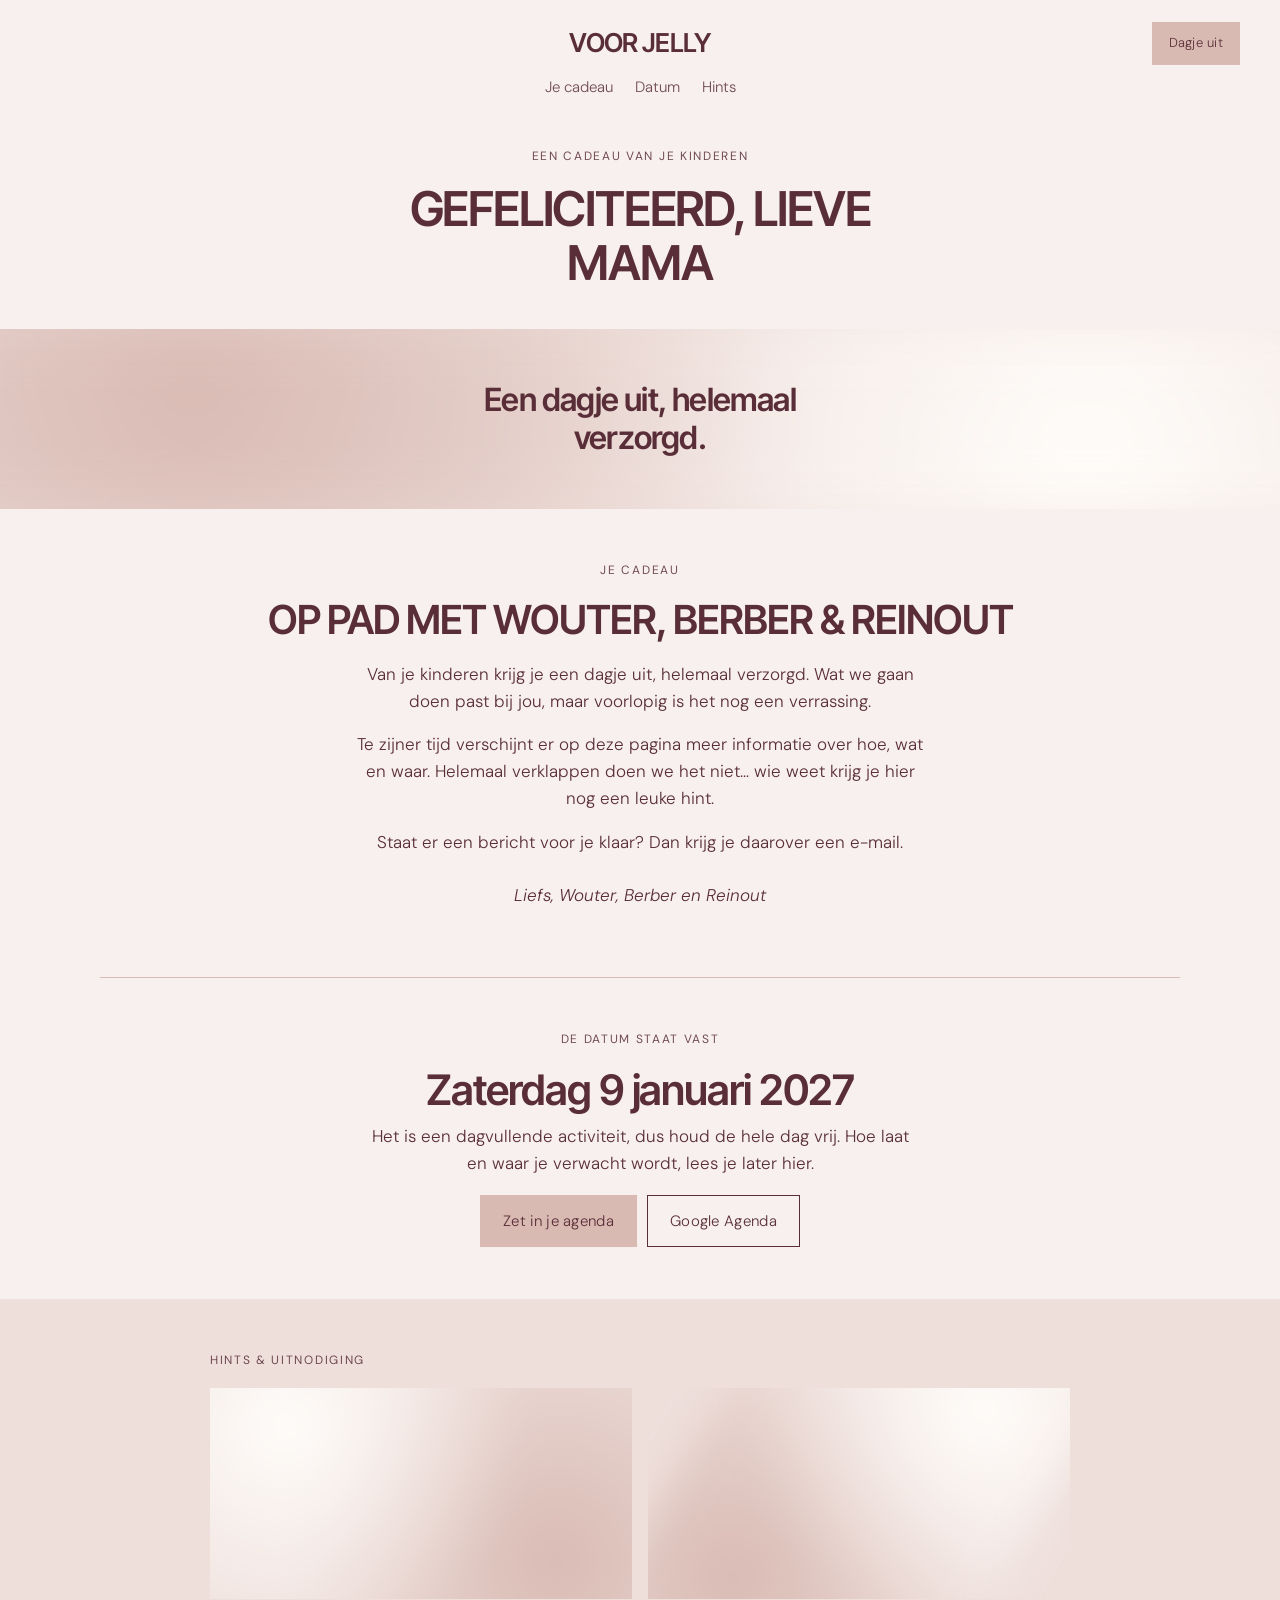
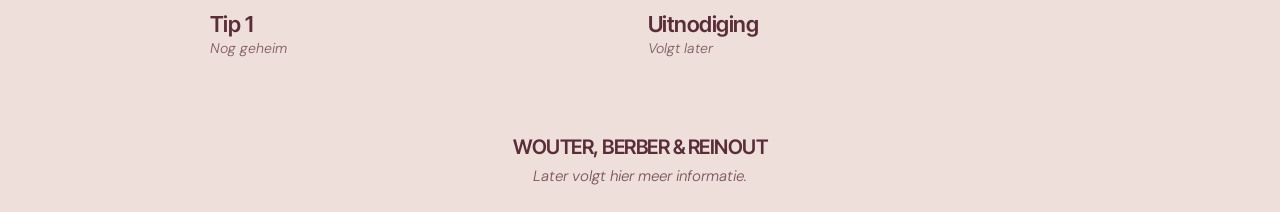
<file: 2a250b-jelly/index.html>
<!doctype html>
<html lang="nl">
<head>
<meta charset="utf-8">
<meta name="viewport" content="width=device-width, initial-scale=1">
<meta name="robots" content="noindex, nofollow">
<meta name="theme-color" content="#f7f0ee">
<title>Voor Jelly</title>
<link rel="preconnect" href="https://fonts.googleapis.com">
<link rel="preconnect" href="https://fonts.gstatic.com" crossorigin>
<link rel="stylesheet" href="https://fonts.googleapis.com/css2?family=Inter+Tight:wght@500;600&family=DM+Sans:ital,opsz,wght@0,9..40,300;0,9..40,400;1,9..40,300&display=swap">
<link rel="stylesheet" href="../stijl.css?v=4d819a86">
<style>:root { --inkt:#5a2e38; --achter:#f7f0ee; --zacht:#eedfdb; --accent:#d9bab3; }</style>
</head>
<body>
<header>
<div class="balk"><p class="merk">Voor Jelly</p><a class="blok klein" href="#datum">Dagje uit</a></div>
<nav class="nav"><a href="#cadeau">Je cadeau</a><a href="#datum">Datum</a><a href="#datum">Hints</a></nav>
</header>

<section class="hero">
<p class="boven">Een cadeau van je kinderen</p>
<h1>Gefeliciteerd, lieve mama</h1>
</section>

<div class="band"><p>Een dagje uit, helemaal verzorgd.</p></div>

<section class="sectie" id="cadeau">
<p class="boven">Je cadeau</p>
<h2>Op pad met Wouter, Berber &amp; Reinout</h2>
<div class="smal">
<p>Van je kinderen krijg je een dagje uit, helemaal verzorgd. Wat we gaan doen past bij jou, maar voorlopig is het nog een verrassing.</p>
<p>Te zijner tijd verschijnt er op deze pagina meer informatie over hoe, wat en waar. Helemaal verklappen doen we het niet… wie weet krijg je hier nog een leuke hint.</p>
<p>Staat er een bericht voor je klaar? Dan krijg je daarover een e-mail.</p>
<p class="afzender">Liefs, Wouter, Berber en Reinout</p>
</div>
</section>

<hr class="lijn">

<section class="sectie" id="datum">

<div id="kiezen" hidden>
<p class="boven">Stap 1</p>
<h2>Eerst een datum prikken</h2>
<div class="smal"><p>Welke dag past jou? Het is een dagvullende activiteit.</p></div>
<div class="drie">
<div class="optie"><span class="boven">Zondag</span><p class="datum">15 november</p><p>2026</p><button class="blok" data-keuze="2026-11-15">Kies deze dag</button></div>
<div class="optie"><span class="boven">Zondag</span><p class="datum">22 november</p><p>2026</p><button class="blok" data-keuze="2026-11-22">Kies deze dag</button></div>
<div class="optie">
<span class="boven">Geen van beide</span>
<p class="datum">Een andere dag</p>
<p>We zoeken samen iets anders</p>
<button class="blok rand" data-keuze="anders">Ik kan op beide dagen niet</button>
</div>
</div>
</div>

<div id="gekozen" class="vast" hidden>
<p class="boven" id="gekozenkop">De datum staat vast</p>
<p class="datum" id="gekozendatum"></p>
<p id="gekozenuitleg"></p>
<div class="agenda" id="agenda" hidden>
<a class="blok" id="ics" href="#">Zet in je agenda</a>
<a class="blok rand" id="google" href="#" target="_blank" rel="noopener">Google Agenda</a>
</div>
</div>

</section>

<section class="sectie zacht" id="vakken" hidden>
<div class="hints">
<p class="boven">Hints &amp; uitnodiging</p>
<div class="rij" style="grid-template-columns:repeat(2,1fr)">
<button class="vak"><div class="beeld"><div class="waas"></div></div><h3>Tip 1</h3><span class="status">Nog geheim</span></button>
<!-- Tip 2 vervalt -->
<button class="vak"><div class="beeld"><div class="waas"></div></div><h3>Uitnodiging</h3><span class="status">Volgt later</span></button>
</div>
</div>
</section>

<footer class="voet"><p class="merk">Wouter, Berber &amp; Reinout</p><p>Later volgt hier meer informatie.</p></footer>

<dialog id="bevestig">
<h2 id="bevestigtitel"></h2>
<p id="bevestigtekst"></p>
<textarea id="opmerking" placeholder="Welke dagen kun je wel? (mag leeg blijven)" hidden></textarea>
<p class="fout" id="fout" hidden></p>
<div class="knoppen">
<button class="blok" id="ja">Ja, bevestigen</button>
<button class="blok rand" id="nee">Nee, terug</button>
</div>
</dialog>

<dialog id="vakmelding">
<h2 id="vaktitel"></h2>
<div id="vaktekst"></div>
<form method="dialog"><button class="blok">Sluiten</button></form>
</dialog>

<script>
const CFG = {"slug": "2a250b-jelly", "naam": "Jelly", "datum_vast": "2027-01-09", "datums": [{"id": "2026-11-15", "label": "Zondag 15 november 2026", "ics": "2026-11-15.ics", "google": "https://calendar.google.com/calendar/render?action=TEMPLATE&text=Dagje+uit+met+Wouter%2C+Berber+en+Reinout&dates=20261115%2F20261116&details=Dagvullende+verrassing.+Meer+informatie+volgt+op+https%3A%2F%2Freinoutgorter-max.github.io%2Fdagje-uit%2F2a250b-jelly%2F"}, {"id": "2026-11-22", "label": "Zondag 22 november 2026", "ics": "2026-11-22.ics", "google": "https://calendar.google.com/calendar/render?action=TEMPLATE&text=Dagje+uit+met+Wouter%2C+Berber+en+Reinout&dates=20261122%2F20261123&details=Dagvullende+verrassing.+Meer+informatie+volgt+op+https%3A%2F%2Freinoutgorter-max.github.io%2Fdagje-uit%2F2a250b-jelly%2F"}, {"id": "2027-01-09", "label": "Zaterdag 9 januari 2027", "ics": "2027-01-09.ics", "google": "https://calendar.google.com/calendar/render?action=TEMPLATE&text=Dagje+uit+met+Wouter%2C+Berber+en+Reinout&dates=20270109%2F20270110&details=Dagvullende+verrassing.+Meer+informatie+volgt+op+https%3A%2F%2Freinoutgorter-max.github.io%2Fdagje-uit%2F2a250b-jelly%2F"}], "vakken": [{"titel": "Tip 1", "beschikbaar": false, "tekst": []}, {"titel": "Uitnodiging", "beschikbaar": false, "tekst": []}], "mail": {"aan": "r.gorter@me.com", "cc": [], "test": true}};
const sleutel = "dagje-uit-" + CFG.slug;
const $ = id => document.getElementById(id);
const params = new URLSearchParams(location.search);
let keuze = null;
try {
  if (params.has("wis")) localStorage.removeItem(sleutel);
  keuze = JSON.parse(localStorage.getItem(sleutel));
} catch (e) {}
// Een datum die in inhoud.json is vastgezet gaat voor wat op dit apparaat is gekozen.
if (CFG.datum_vast) keuze = CFG.datums.find(d => d.id === CFG.datum_vast);

function toon() {
  $("kiezen").hidden = !!keuze;
  ["gekozen", "vakken"].forEach(id => $(id).hidden = !keuze);
  if (!keuze) return;
  const datum = CFG.datums.find(d => d.id === keuze.id);
  $("agenda").hidden = !datum;
  if (datum) {
    $("gekozenkop").textContent = "De datum staat vast";
    $("gekozendatum").textContent = datum.label;
    $("gekozenuitleg").textContent = "Het is een dagvullende activiteit, dus houd de hele dag vrij. Hoe laat en waar je verwacht wordt, lees je later hier.";
    $("ics").href = datum.ics;
    $("google").href = datum.google;
  } else {
    $("gekozenkop").textContent = "Nieuwe datum";
    $("gekozendatum").textContent = "We zoeken een andere dag";
    $("gekozenuitleg").textContent = "Wouter, Berber en Reinout hebben je bericht gekregen en komen bij je terug met een nieuwe datum.";
  }
}

let gekozen = null;
document.querySelectorAll("[data-keuze]").forEach(knop => knop.addEventListener("click", () => {
  const anders = knop.dataset.keuze === "anders";
  gekozen = anders ? {id: "anders", label: "Geen van beide data"} : CFG.datums.find(d => d.id === knop.dataset.keuze);
  $("bevestigtitel").textContent = anders ? "Geen van beide?" : gekozen.label;
  $("bevestigtekst").textContent = anders
    ? "Laat je weten dat je op beide dagen niet kunt? Er gaat dan automatisch een mail naar Wouter, Berber en Reinout, dan zoeken zij een andere dag."
    : "Wil je deze datum bevestigen? Er gaat dan automatisch een mail naar Wouter, Berber en Reinout.";
  $("opmerking").hidden = !anders;
  $("opmerking").value = "";
  $("fout").hidden = true;
  $("ja").disabled = false;
  $("ja").textContent = "Ja, bevestigen";
  $("bevestig").showModal();
}));
$("nee").addEventListener("click", () => $("bevestig").close());

$("ja").addEventListener("click", async () => {
  $("ja").disabled = true;
  $("ja").textContent = "Even geduld…";
  const opmerking = $("opmerking").value.trim();
  const onderwerp = gekozen.id === "anders"
    ? CFG.naam + " kan op beide data niet"
    : CFG.naam + " kiest " + gekozen.label.toLowerCase();
  try {
    const r = await fetch("https://formsubmit.co/ajax/" + CFG.mail.aan, {
      method: "POST",
      headers: {"Content-Type": "application/json", "Accept": "application/json"},
      body: JSON.stringify({
        _subject: (CFG.mail.test ? "[TEST] " : "") + "Dagje uit: " + onderwerp,
        ...(CFG.mail.cc.length ? {_cc: CFG.mail.cc.join(",")} : {}),
        _template: "box",
        _captcha: "false",
        Wie: CFG.naam,
        Keuze: gekozen.label,
        Opmerking: opmerking || "-"
      })
    });
    const antwoord = await r.json().catch(() => ({}));
    if (!r.ok || String(antwoord.success) !== "true") throw new Error(antwoord.message || r.status);
  } catch (e) {
    $("fout").textContent = "Het versturen lukte niet. Probeer het zo nog eens, of laat het ons even weten via de app.";
    $("fout").hidden = false;
    $("ja").disabled = false;
    $("ja").textContent = "Opnieuw proberen";
    return;
  }
  keuze = {id: gekozen.id, label: gekozen.label};
  try { localStorage.setItem(sleutel, JSON.stringify(keuze)); } catch (e) {}
  $("bevestig").close();
  toon();
  $("datum").scrollIntoView({behavior: "smooth", block: "start"});
});

document.querySelectorAll(".vak").forEach((vak, i) => vak.addEventListener("click", () => {
  const v = CFG.vakken[i];
  $("vaktitel").textContent = v.titel;
  const doos = $("vaktekst");
  doos.innerHTML = "";
  const regels = v.beschikbaar ? v.tekst : [v.titel === "Uitnodiging"
    ? "De uitnodiging volgt later. Daarin lees je wanneer, waar en hoe je verwacht wordt. Je krijgt een mail zodra hij klaarstaat."
    : "Deze hint is nog niet beschikbaar. Je krijgt vanzelf een mail zodra hij klaarstaat."];
  regels.forEach(t => { const p = document.createElement("p"); p.textContent = t; doos.appendChild(p); });
  $("vakmelding").showModal();
}));

toon();
</script>
</body>
</html>
</file>
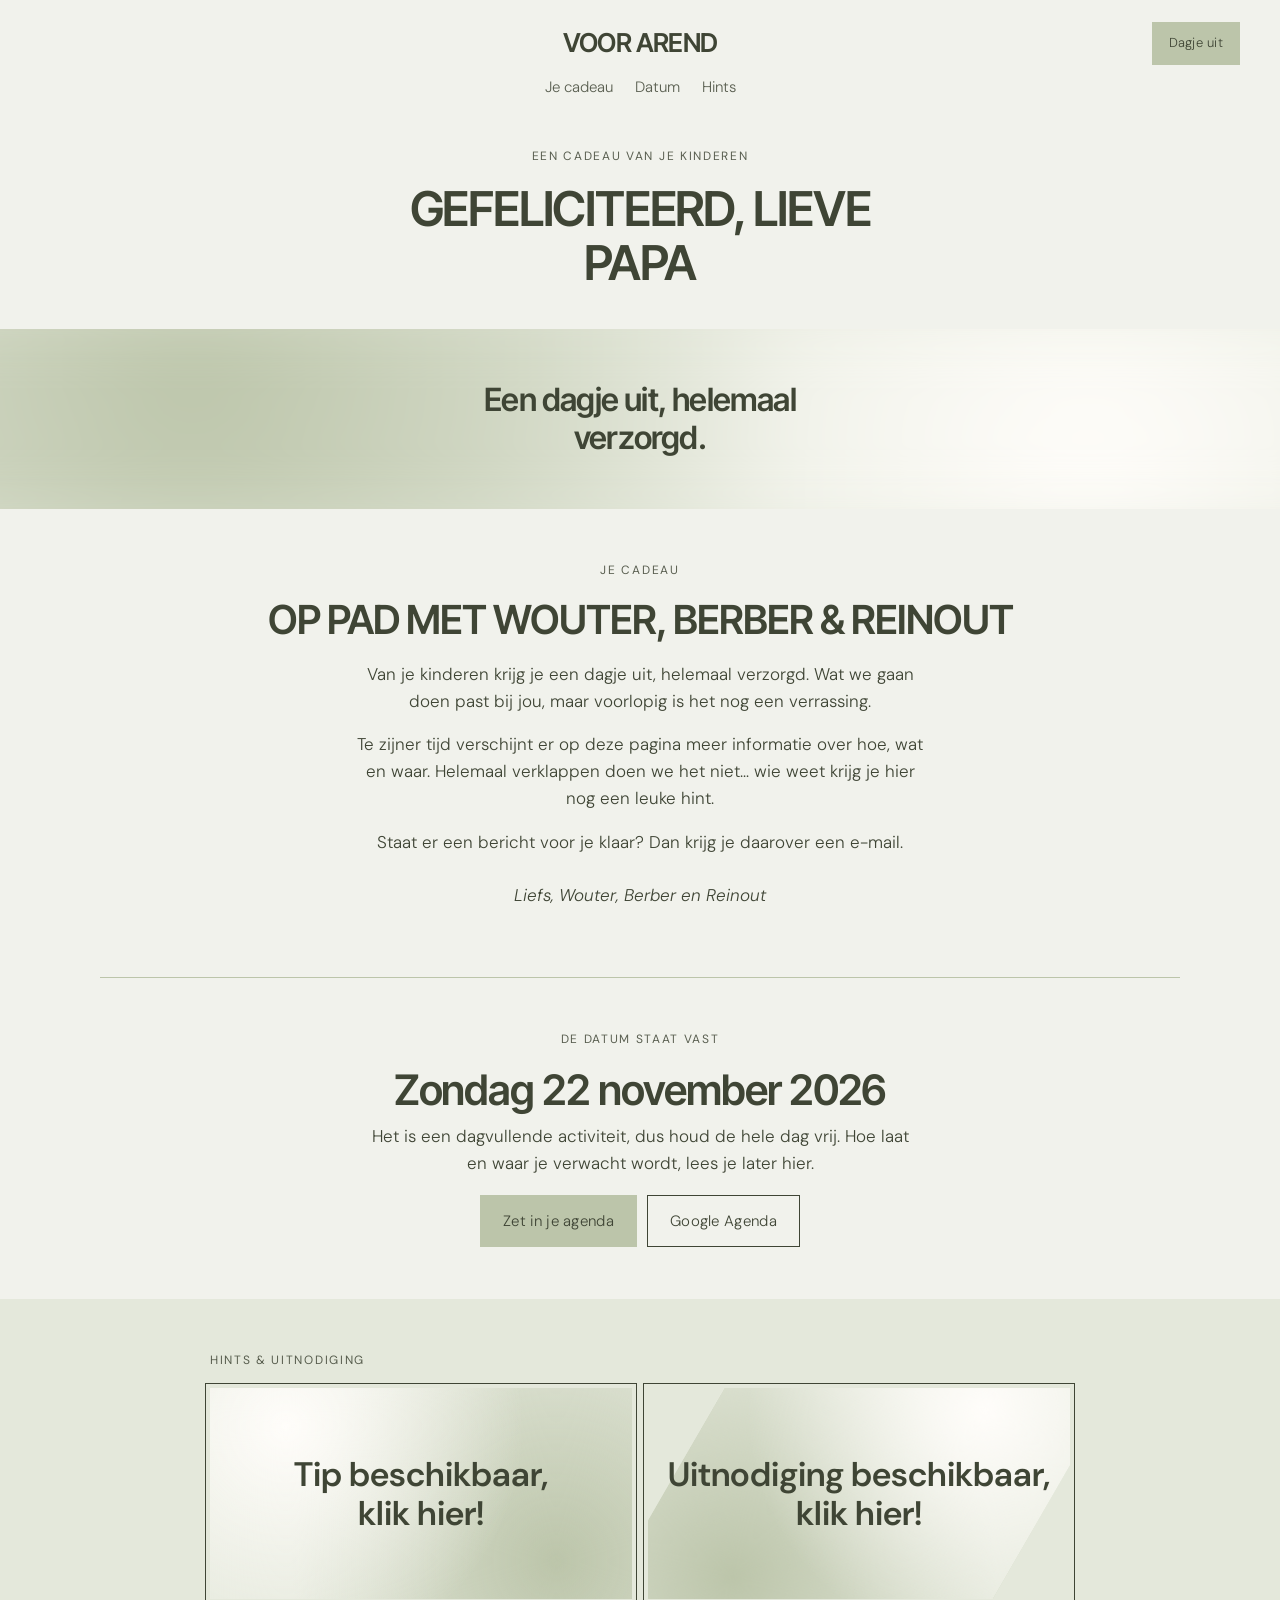
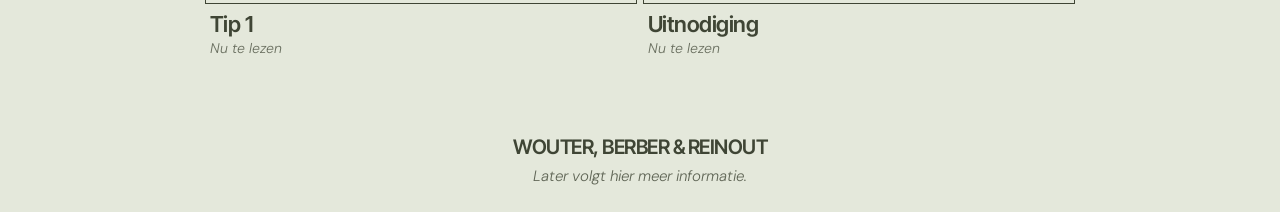
<file: 578884-arend/index.html>
<!doctype html>
<html lang="nl">
<head>
<meta charset="utf-8">
<meta name="viewport" content="width=device-width, initial-scale=1">
<meta name="robots" content="noindex, nofollow">
<meta name="theme-color" content="#f1f2ec">
<title>Voor Arend</title>
<link rel="preconnect" href="https://fonts.googleapis.com">
<link rel="preconnect" href="https://fonts.gstatic.com" crossorigin>
<link rel="stylesheet" href="https://fonts.googleapis.com/css2?family=Inter+Tight:wght@500;600&family=DM+Sans:ital,opsz,wght@0,9..40,300;0,9..40,400;1,9..40,300&display=swap">
<link rel="stylesheet" href="../stijl.css?v=4d819a86">
<style>:root { --inkt:#3f4535; --achter:#f1f2ec; --zacht:#e4e8db; --accent:#bcc5aa; }</style>
</head>
<body>
<header>
<div class="balk"><p class="merk">Voor Arend</p><a class="blok klein" href="#datum">Dagje uit</a></div>
<nav class="nav"><a href="#cadeau">Je cadeau</a><a href="#datum">Datum</a><a href="#datum">Hints</a></nav>
</header>

<section class="hero">
<p class="boven">Een cadeau van je kinderen</p>
<h1>Gefeliciteerd, lieve papa</h1>
</section>

<div class="band"><p>Een dagje uit, helemaal verzorgd.</p></div>

<section class="sectie" id="cadeau">
<p class="boven">Je cadeau</p>
<h2>Op pad met Wouter, Berber &amp; Reinout</h2>
<div class="smal">
<p>Van je kinderen krijg je een dagje uit, helemaal verzorgd. Wat we gaan doen past bij jou, maar voorlopig is het nog een verrassing.</p>
<p>Te zijner tijd verschijnt er op deze pagina meer informatie over hoe, wat en waar. Helemaal verklappen doen we het niet… wie weet krijg je hier nog een leuke hint.</p>
<p>Staat er een bericht voor je klaar? Dan krijg je daarover een e-mail.</p>
<p class="afzender">Liefs, Wouter, Berber en Reinout</p>
</div>
</section>

<hr class="lijn">

<section class="sectie" id="datum">

<div id="kiezen" hidden>
<p class="boven">Stap 1</p>
<h2>Eerst een datum prikken</h2>
<div class="smal"><p>Welke dag past jou? Het is een dagvullende activiteit.</p></div>
<div class="drie">
<div class="optie"><span class="boven">Zondag</span><p class="datum">15 november</p><p>2026</p><button class="blok" data-keuze="2026-11-15">Kies deze dag</button></div>
<div class="optie"><span class="boven">Zondag</span><p class="datum">22 november</p><p>2026</p><button class="blok" data-keuze="2026-11-22">Kies deze dag</button></div>
<div class="optie">
<span class="boven">Geen van beide</span>
<p class="datum">Een andere dag</p>
<p>We zoeken samen iets anders</p>
<button class="blok rand" data-keuze="anders">Ik kan op beide dagen niet</button>
</div>
</div>
</div>

<div id="gekozen" class="vast" hidden>
<p class="boven" id="gekozenkop">De datum staat vast</p>
<p class="datum" id="gekozendatum"></p>
<p id="gekozenuitleg"></p>
<div class="agenda" id="agenda" hidden>
<a class="blok" id="ics" href="#">Zet in je agenda</a>
<a class="blok rand" id="google" href="#" target="_blank" rel="noopener">Google Agenda</a>
</div>
</div>

</section>

<section class="sectie zacht" id="vakken" hidden>
<div class="hints">
<p class="boven">Hints &amp; uitnodiging</p>
<div class="rij" style="grid-template-columns:repeat(2,1fr)">
<button class="vak open nieuw"><div class="beeld"><div class="waas"></div><span style="position:absolute;inset:0;display:flex;align-items:center;justify-content:center;text-align:center;padding:12px;font-size:clamp(20px,3.6vw,34px);font-weight:600;line-height:1.15;color:var(--inkt)">Tip beschikbaar,<br>klik hier!</span></div><h3>Tip 1</h3><span class="status">Nu te lezen</span></button>
<!-- Tip 2 vervalt -->
<button class="vak open nieuw"><div class="beeld"><div class="waas"></div><span style="position:absolute;inset:0;display:flex;align-items:center;justify-content:center;text-align:center;padding:12px;font-size:clamp(20px,3.6vw,34px);font-weight:600;line-height:1.15;color:var(--inkt)">Uitnodiging beschikbaar,<br>klik hier!</span></div><h3>Uitnodiging</h3><span class="status">Nu te lezen</span></button>
</div>
</div>
</section>

<footer class="voet"><p class="merk">Wouter, Berber &amp; Reinout</p><p>Later volgt hier meer informatie.</p></footer>

<dialog id="bevestig">
<h2 id="bevestigtitel"></h2>
<p id="bevestigtekst"></p>
<textarea id="opmerking" placeholder="Welke dagen kun je wel? (mag leeg blijven)" hidden></textarea>
<p class="fout" id="fout" hidden></p>
<div class="knoppen">
<button class="blok" id="ja">Ja, bevestigen</button>
<button class="blok rand" id="nee">Nee, terug</button>
</div>
</dialog>

<dialog id="vakmelding">
<h2 id="vaktitel"></h2>
<div id="vaktekst"></div>
<form method="dialog"><button class="blok">Sluiten</button></form>
</dialog>

<script>
const CFG = {"slug": "578884-arend", "naam": "Arend", "datum_vast": "2026-11-22", "datums": [{"id": "2026-11-15", "label": "Zondag 15 november 2026", "ics": "2026-11-15.ics", "google": "https://calendar.google.com/calendar/render?action=TEMPLATE&text=Dagje+uit+met+Wouter%2C+Berber+en+Reinout&dates=20261115%2F20261116&details=Dagvullende+verrassing.+Meer+informatie+volgt+op+https%3A%2F%2Freinoutgorter-max.github.io%2Fdagje-uit%2F578884-arend%2F"}, {"id": "2026-11-22", "label": "Zondag 22 november 2026", "ics": "2026-11-22.ics", "google": "https://calendar.google.com/calendar/render?action=TEMPLATE&text=Dagje+uit+met+Wouter%2C+Berber+en+Reinout&dates=20261122%2F20261123&details=Dagvullende+verrassing.+Meer+informatie+volgt+op+https%3A%2F%2Freinoutgorter-max.github.io%2Fdagje-uit%2F578884-arend%2F"}], "vakken": [{"titel": "Tip 1", "beschikbaar": true, "tekst": ["Drie getallen, één bestemming.", "465 – Tel je met je benen.", "1674 – Een gat werd geslagen dat nooit meer is gedicht.", "1821 – Anders had je levensloop er heel anders uit gezien."]}, {"titel": "Uitnodiging", "beschikbaar": true, "tekst": ["Lieve papa,", "Op zondag 22 november word je om 9.00 uur thuis opgehaald. Zorg dat je klaarstaat, dan kunnen we meteen op pad.", "Daarna volgt een dag die helemaal verzorgd is: koffie onderweg, lunch en een diner. Je hoeft nergens aan te denken en niets mee te nemen, alleen jezelf.", "Waar we naartoe gaan? Dat ontdek je onderweg. Of misschien heb je de tip al gekraakt…", "Rond 22.00 uur ben je weer thuis.", "Liefs, Wouter, Berber en Reinout"]}], "mail": {"aan": "r.gorter@me.com", "cc": [], "test": true}};
const sleutel = "dagje-uit-" + CFG.slug;
const $ = id => document.getElementById(id);
const params = new URLSearchParams(location.search);
let keuze = null;
try {
  if (params.has("wis")) localStorage.removeItem(sleutel);
  keuze = JSON.parse(localStorage.getItem(sleutel));
} catch (e) {}
// Een datum die in inhoud.json is vastgezet gaat voor wat op dit apparaat is gekozen.
if (CFG.datum_vast) keuze = CFG.datums.find(d => d.id === CFG.datum_vast);

function toon() {
  $("kiezen").hidden = !!keuze;
  ["gekozen", "vakken"].forEach(id => $(id).hidden = !keuze);
  if (!keuze) return;
  const datum = CFG.datums.find(d => d.id === keuze.id);
  $("agenda").hidden = !datum;
  if (datum) {
    $("gekozenkop").textContent = "De datum staat vast";
    $("gekozendatum").textContent = datum.label;
    $("gekozenuitleg").textContent = "Het is een dagvullende activiteit, dus houd de hele dag vrij. Hoe laat en waar je verwacht wordt, lees je later hier.";
    $("ics").href = datum.ics;
    $("google").href = datum.google;
  } else {
    $("gekozenkop").textContent = "Nieuwe datum";
    $("gekozendatum").textContent = "We zoeken een andere dag";
    $("gekozenuitleg").textContent = "Wouter, Berber en Reinout hebben je bericht gekregen en komen bij je terug met een nieuwe datum.";
  }
}

let gekozen = null;
document.querySelectorAll("[data-keuze]").forEach(knop => knop.addEventListener("click", () => {
  const anders = knop.dataset.keuze === "anders";
  gekozen = anders ? {id: "anders", label: "Geen van beide data"} : CFG.datums.find(d => d.id === knop.dataset.keuze);
  $("bevestigtitel").textContent = anders ? "Geen van beide?" : gekozen.label;
  $("bevestigtekst").textContent = anders
    ? "Laat je weten dat je op beide dagen niet kunt? Er gaat dan automatisch een mail naar Wouter, Berber en Reinout, dan zoeken zij een andere dag."
    : "Wil je deze datum bevestigen? Er gaat dan automatisch een mail naar Wouter, Berber en Reinout.";
  $("opmerking").hidden = !anders;
  $("opmerking").value = "";
  $("fout").hidden = true;
  $("ja").disabled = false;
  $("ja").textContent = "Ja, bevestigen";
  $("bevestig").showModal();
}));
$("nee").addEventListener("click", () => $("bevestig").close());

$("ja").addEventListener("click", async () => {
  $("ja").disabled = true;
  $("ja").textContent = "Even geduld…";
  const opmerking = $("opmerking").value.trim();
  const onderwerp = gekozen.id === "anders"
    ? CFG.naam + " kan op beide data niet"
    : CFG.naam + " kiest " + gekozen.label.toLowerCase();
  try {
    const r = await fetch("https://formsubmit.co/ajax/" + CFG.mail.aan, {
      method: "POST",
      headers: {"Content-Type": "application/json", "Accept": "application/json"},
      body: JSON.stringify({
        _subject: (CFG.mail.test ? "[TEST] " : "") + "Dagje uit: " + onderwerp,
        ...(CFG.mail.cc.length ? {_cc: CFG.mail.cc.join(",")} : {}),
        _template: "box",
        _captcha: "false",
        Wie: CFG.naam,
        Keuze: gekozen.label,
        Opmerking: opmerking || "-"
      })
    });
    const antwoord = await r.json().catch(() => ({}));
    if (!r.ok || String(antwoord.success) !== "true") throw new Error(antwoord.message || r.status);
  } catch (e) {
    $("fout").textContent = "Het versturen lukte niet. Probeer het zo nog eens, of laat het ons even weten via de app.";
    $("fout").hidden = false;
    $("ja").disabled = false;
    $("ja").textContent = "Opnieuw proberen";
    return;
  }
  keuze = {id: gekozen.id, label: gekozen.label};
  try { localStorage.setItem(sleutel, JSON.stringify(keuze)); } catch (e) {}
  $("bevestig").close();
  toon();
  $("datum").scrollIntoView({behavior: "smooth", block: "start"});
});

document.querySelectorAll(".vak").forEach((vak, i) => vak.addEventListener("click", () => {
  const v = CFG.vakken[i];
  $("vaktitel").textContent = v.titel;
  const doos = $("vaktekst");
  doos.innerHTML = "";
  const regels = v.beschikbaar ? v.tekst : [v.titel === "Uitnodiging"
    ? "De uitnodiging volgt later. Daarin lees je wanneer, waar en hoe je verwacht wordt. Je krijgt een mail zodra hij klaarstaat."
    : "Deze hint is nog niet beschikbaar. Je krijgt vanzelf een mail zodra hij klaarstaat."];
  regels.forEach(t => { const p = document.createElement("p"); p.textContent = t; doos.appendChild(p); });
  $("vakmelding").showModal();
}));

toon();
</script>
</body>
</html>
</file>
<file: stijl.css>
* { box-sizing:border-box; }
:root { color-scheme:light; --wit:#fffdfa;
  --kop:"Inter Tight","Helvetica Neue",Arial,sans-serif;
  --tekst:"DM Sans","Helvetica Neue",Arial,sans-serif; }
body { margin:0; background:var(--achter); color:var(--inkt); -webkit-font-smoothing:antialiased;
  font-family:var(--tekst); font-size:17px; font-weight:300; line-height:1.6; text-align:center; }
h1, h2, h3, .merk, .datum { font-family:var(--kop); font-weight:600; letter-spacing:-.025em; }
h1, h2, .merk { text-transform:uppercase; }
a { color:inherit; }

.balk { display:grid; grid-template-columns:1fr auto 1fr; align-items:center; gap:12px;
  padding:22px clamp(16px,4vw,40px) 0; }
.merk { grid-column:2; font-size:clamp(20px,3.4vw,26px); line-height:1.1; margin:0; }
.balk .blok { grid-column:3; justify-self:end; }
.nav { display:flex; justify-content:center; gap:22px; padding:10px 16px 0; font-size:15px; }
.nav a { text-decoration:none; opacity:.85; }
.nav a:hover { opacity:1; text-decoration:underline; text-underline-offset:4px; }

.blok { display:inline-flex; justify-content:center; align-items:center; border:1px solid var(--accent);
  background:var(--accent); color:var(--inkt); padding:13px 22px; cursor:pointer; text-decoration:none;
  font-family:var(--tekst); font-size:15px; letter-spacing:.02em; border-radius:0; transition:background .2s; }
.blok:hover { background:var(--zacht); }
.blok.rand { background:transparent; border-color:var(--inkt); }
.blok.rand:hover { background:var(--zacht); }
.blok.klein { padding:10px 16px; font-size:13px; }
.blok:disabled { opacity:.5; cursor:default; }
@media (max-width:560px) { .balk .blok { display:none; } }

.hero { padding:clamp(28px,5vw,48px) 20px clamp(24px,4vw,40px); }
.boven { font-family:var(--tekst); font-weight:400; text-transform:uppercase; letter-spacing:.14em; font-size:12px; margin:0 0 16px; opacity:.85; }
h1 { font-size:clamp(30px,5vw,48px); line-height:1.12; margin:0 auto; max-width:16ch; }

.band { position:relative; height:clamp(110px,18vw,180px); overflow:hidden; background:var(--zacht);
  display:flex; align-items:center; justify-content:center; padding:20px; }
.band::before { content:""; position:absolute; inset:-20%; filter:blur(40px);
  background:radial-gradient(circle at 25% 35%, var(--accent), transparent 45%),
    radial-gradient(circle at 75% 65%, var(--wit), transparent 45%),
    radial-gradient(circle at 60% 20%, var(--zacht), transparent 50%), var(--zacht); }
.band p { position:relative; margin:0; font-family:var(--kop); font-weight:600; letter-spacing:-.025em; font-size:clamp(22px,3.4vw,32px);
  line-height:1.2; max-width:20ch; }

.sectie { padding:clamp(30px,5vw,52px) 20px; }
.sectie.zacht { background:var(--zacht); }
h2 { font-size:clamp(28px,4.6vw,40px); line-height:1.15; margin:0 0 18px; }
.smal { max-width:34em; margin:0 auto; }
.smal p { margin:0 0 16px; }
.afzender { font-style:italic; margin-top:26px !important; }
.lijn { border:0; border-top:1px solid var(--accent); max-width:1080px; margin:0 auto; }

.drie { display:grid; gap:44px; max-width:1080px; margin:44px auto 0; }
@media (min-width:760px) { .drie { grid-template-columns:repeat(3,1fr); gap:32px; } }
.optie { display:flex; flex-direction:column; align-items:center; gap:6px; }
.optie .datum { font-size:clamp(26px,3.4vw,32px); line-height:1.1; margin:4px 0 0; }
.optie p { margin:0 0 14px; font-size:16px; opacity:.85; }

.vast .datum { font-size:clamp(28px,4.6vw,42px); line-height:1.08; margin:0 0 10px; }
.vast p { max-width:32em; margin:0 auto 18px; }
.agenda { display:flex; flex-wrap:wrap; justify-content:center; gap:10px; }

.hints { max-width:860px; margin:0 auto; text-align:left; }
.hints .boven { margin-bottom:18px; }
.rij { display:grid; grid-template-columns:repeat(3,1fr); gap:clamp(8px,1.6vw,16px); }
.vak { display:block; padding:0; border:0; background:none; cursor:pointer; text-align:left; font:inherit; color:inherit; }
.vak .beeld { position:relative; overflow:hidden; aspect-ratio:2/1; background:var(--zacht); }
.vak .waas { position:absolute; inset:-30%; filter:blur(20px);
  background:radial-gradient(circle at 30% 30%, var(--wit), transparent 45%),
    radial-gradient(circle at 70% 70%, var(--accent), transparent 50%), var(--zacht); }
.vak:nth-child(2) .waas { transform:rotate(120deg); }
.vak:nth-child(3) .waas { transform:rotate(240deg); }
.vak.open .waas { filter:none; }
.vak h3 { font-size:clamp(16px,2.6vw,22px); margin:12px 0 0; line-height:1.2; }
.vak .status { display:block; font-size:14px; font-style:italic; opacity:.75; }
.vak.nieuw .beeld { outline:1px solid var(--inkt); outline-offset:4px; }

.voet { background:var(--zacht); padding:24px 20px; }
.voet .merk { font-size:20px; margin-bottom:6px; font-style:normal; opacity:1; }
.voet p { margin:0; font-size:15px; font-style:italic; opacity:.8; }

dialog { border:0; padding:40px 28px 30px; max-width:460px; width:calc(100% - 32px); background:var(--achter);
  color:var(--inkt); text-align:center; }
dialog::backdrop { background:rgba(40,36,32,.45); }
dialog h2 { font-size:clamp(26px,5vw,32px); }
dialog p { margin:0 0 22px; }
dialog .knoppen { display:grid; gap:10px; }
dialog .blok { width:100%; }
dialog textarea { width:100%; min-height:90px; padding:12px; font:inherit; font-size:17px; border:1px solid var(--accent);
  margin:0 0 20px; resize:vertical; background:var(--wit); color:var(--inkt); }
.fout { color:#a3261b; font-size:16px; }
[hidden] { display:none !important; }
</file>
